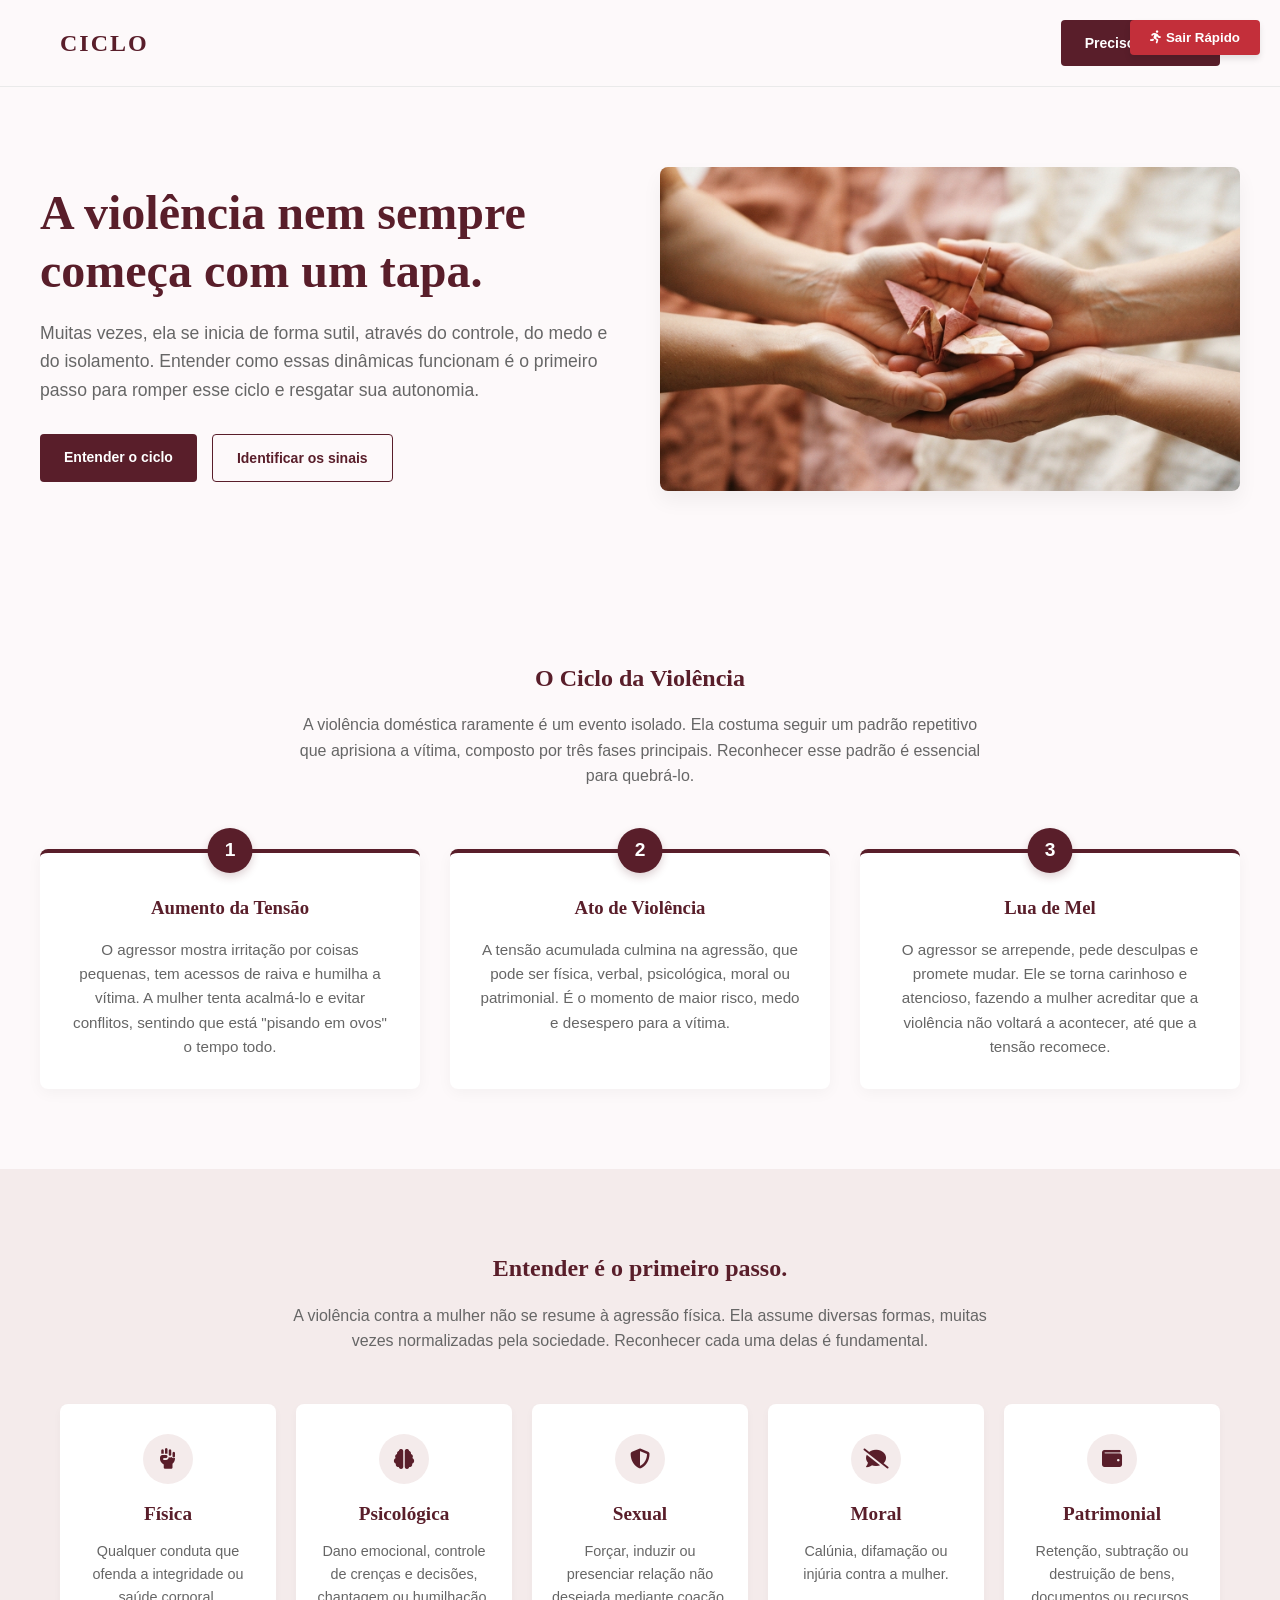
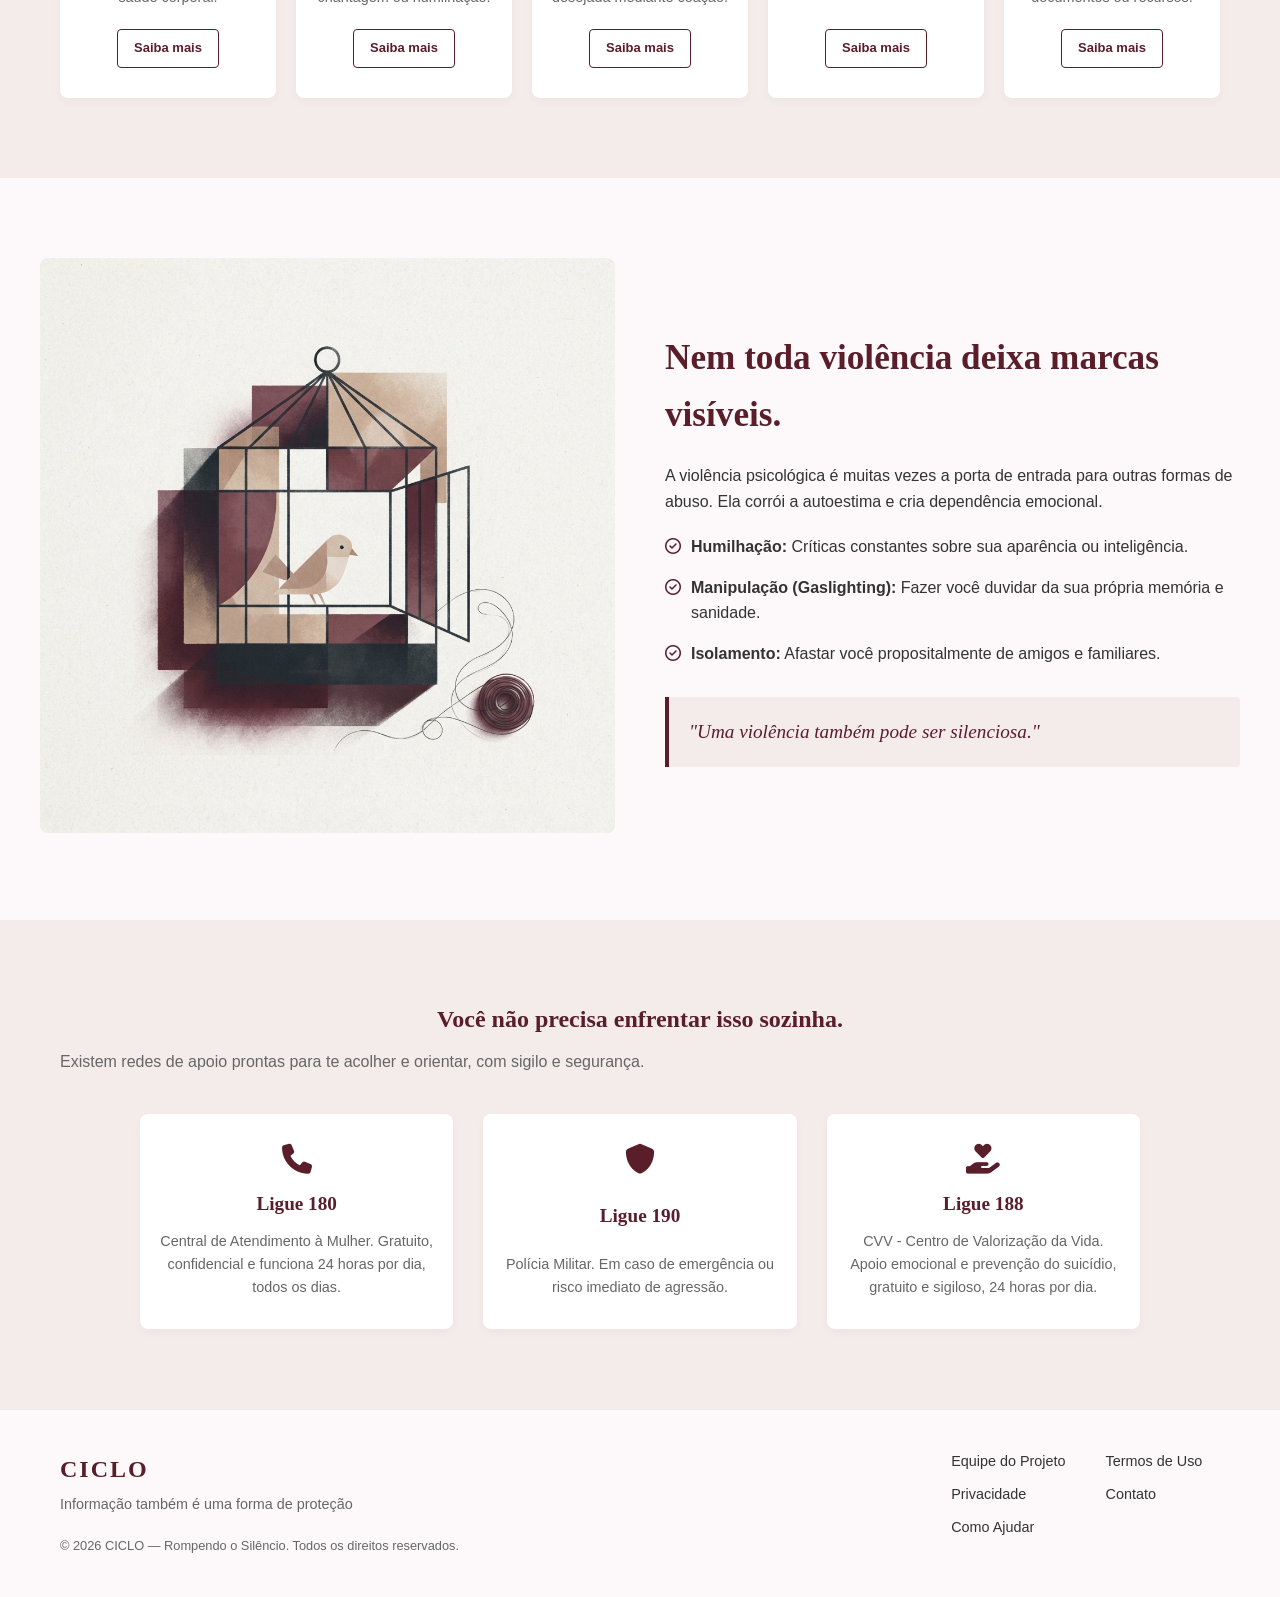
<file: index.html>
<!DOCTYPE html>
<html lang="pt-BR">
<head>
    <meta charset="UTF-8">
    <meta name="viewport" content="width=device-width, initial-scale=1.0">
    <title>CICLO - Rompendo o Silêncio</title>
    <link rel="stylesheet" href="styles.css">
    <link rel="stylesheet" href="https://cdnjs.cloudflare.com/ajax/libs/font-awesome/6.4.0/css/all.min.css">
</head>
<body>

    <button id="btn-sair-rapido" class="btn-danger" aria-label="Sair rapidamente do site">
        <i class="fa-solid fa-person-running"></i> Sair Rápido
    </button>

    <header>
        <div class="container header-content">
            <div class="logo">CICLO</div>
            <a href="#ajuda" class="btn-primary">Preciso de ajuda</a>
        </div>
    </header>

    <main>

        <section id="sobre" class="hero container section-padding">
            <div class="hero-text">
                <h1>A violência nem sempre começa com um tapa.</h1>
                <p>Muitas vezes, ela se inicia de forma sutil, através do controle, do medo e do isolamento. Entender como essas dinâmicas funcionam é o primeiro passo para romper esse ciclo e resgatar sua autonomia.</p>
                <div class="hero-buttons">
                    <a href="#ciclo-violencia" class="btn-primary">Entender o ciclo</a>
                    <a href="#sinais" class="btn-outline">Identificar os sinais</a>
                </div>
            </div>
            <div class="hero-image">
<img src="imagens/imagem1.png" alt="Mulher olhando para o horizonte, simbolizando esperança e liberdade">            </div>
        </section>
        <section id="ciclo-violencia" class="container section-padding">
            <div class="text-center">
                <h2>O Ciclo da Violência</h2>
                <p class="subtitle">A violência doméstica raramente é um evento isolado. Ela costuma seguir um padrão repetitivo que aprisiona a vítima, composto por três fases principais. Reconhecer esse padrão é essencial para quebrá-lo.</p>
                
                <div class="cycle-steps">
                    <div class="step-card">
                        <div class="step-number">1</div>
                        <h3>Aumento da Tensão</h3>
                        <p>O agressor mostra irritação por coisas pequenas, tem acessos de raiva e humilha a vítima. A mulher tenta acalmá-lo e evitar conflitos, sentindo que está "pisando em ovos" o tempo todo.</p>
                    </div>
                    
                    <div class="step-card">
                        <div class="step-number">2</div>
                        <h3>Ato de Violência</h3>
                        <p>A tensão acumulada culmina na agressão, que pode ser física, verbal, psicológica, moral ou patrimonial. É o momento de maior risco, medo e desespero para a vítima.</p>
                    </div>
                    
                    <div class="step-card">
                        <div class="step-number">3</div>
                        <h3>Lua de Mel</h3>
                        <p>O agressor se arrepende, pede desculpas e promete mudar. Ele se torna carinhoso e atencioso, fazendo a mulher acreditar que a violência não voltará a acontecer, até que a tensão recomece.</p>
                    </div>
                </div>
            </div>
        </section> 
        <section id="entender" class="types-section bg-light section-padding">
            <div class="container text-center">
                <h2>Entender é o primeiro passo.</h2>
                <p class="subtitle">A violência contra a mulher não se resume à agressão física. Ela assume diversas formas, muitas vezes normalizadas pela sociedade. Reconhecer cada uma delas é fundamental.</p>
                
                <div class="cards-grid">
                    <div class="card">
                        <div class="card-content">
                            <div class="icon"><i class="fa-solid fa-hand-fist"></i></div>
                            <h3>Física</h3>
                            <p>Qualquer conduta que ofenda a integridade ou saúde corporal.</p>
                        </div>
                        <a href="violencia-fisica.html" class="btn-outline btn-sm">Saiba mais</a>
                    </div>
                    
                    <div class="card">
                        <div class="card-content">
                            <div class="icon"><i class="fa-solid fa-brain"></i></div>
                            <h3>Psicológica</h3>
                            <p>Dano emocional, controle de crenças e decisões, chantagem ou humilhação.</p>
                        </div>
                        <a href="violencia-psicologica.html" class="btn-outline btn-sm">Saiba mais</a>
                    </div>

                    <div class="card">
                        <div class="card-content">
                            <div class="icon"><i class="fa-solid fa-shield-halved"></i></div>
                            <h3>Sexual</h3>
                            <p>Forçar, induzir ou presenciar relação não desejada mediante coação.</p>
                        </div>
                        <a href="violencia-sexual.html" class="btn-outline btn-sm">Saiba mais</a>
                    </div>

                    <div class="card">
                        <div class="card-content">
                            <div class="icon"><i class="fa-solid fa-comment-slash"></i></div>
                            <h3>Moral</h3>
                            <p>Calúnia, difamação ou injúria contra a mulher.</p>
                        </div>
                        <a href="violencia-moral.html" class="btn-outline btn-sm">Saiba mais</a>
                    </div>

                    <div class="card">
                        <div class="card-content">
                            <div class="icon"><i class="fa-solid fa-wallet"></i></div>
                            <h3>Patrimonial</h3>
                            <p>Retenção, subtração ou destruição de bens, documentos ou recursos.</p>
                        </div>
                        <a href="violencia-patrimonial.html" class="btn-outline btn-sm">Saiba mais</a>
                    </div>
                </div>
                </div>
            </div>
        </section>

        <section id="sinais" class="invisible-section container section-padding">
            <div class="invisible-image">
<img src="imagens/imagem2.png" alt="Mulher com expressão de preocupação, simbolizando os sinais invisíveis da violência psicológica">            </div>
            <div class="invisible-text">
                <h2>Nem toda violência deixa marcas visíveis.</h2>
                <p>A violência psicológica é muitas vezes a porta de entrada para outras formas de abuso. Ela corrói a autoestima e cria dependência emocional.</p>
                <ul class="checklist">
                    <li>
                        <i class="fa-regular fa-circle-check"></i> 
                        <span><strong>Humilhação:</strong> Críticas constantes sobre sua aparência ou inteligência.</span>
                    </li>
                    <li>
                        <i class="fa-regular fa-circle-check"></i> 
                        <span><strong>Manipulação (Gaslighting):</strong> Fazer você duvidar da sua própria memória e sanidade.</span>
                    </li>
                    <li>
                        <i class="fa-regular fa-circle-check"></i> 
                        <span><strong>Isolamento:</strong> Afastar você propositalmente de amigos e familiares.</span>
                    </li>
                </ul>
                <blockquote class="quote-box">
                    "Uma violência também pode ser silenciosa."
                </blockquote>
            </div>
        </section>

        <section id="ajuda" class="support-section bg-light section-padding">
            <div class="container text-center">
                <h2>Você não precisa enfrentar isso sozinha.</h2>
                <p class="subtitle" style="margin: 10px 0 40px 0; text-align: left; max-width: 100%;">Existem redes de apoio prontas para te acolher e orientar, com sigilo e segurança.</p>
                
                <div class="support-grid">
                    <div class="card support-card">
                        <i class="fa-solid fa-phone"></i>
                        <h3>Ligue 180</h3>
                        <p>Central de Atendimento à Mulher. Gratuito, confidencial e funciona 24 horas por dia, todos os dias.</p>
                    </div>
                    <div class="card support-card">
                        <i class="fa-solid fa-shield"></i>
                        <h3>Ligue 190</h3>
                        <p>Polícia Militar. Em caso de emergência ou risco imediato de agressão.</p>
                    </div>
                    <div class="card support-card">
                        <i class="fa-solid fa-hand-holding-heart"></i>
                        <h3>Ligue 188</h3>
                        <p>CVV - Centro de Valorização da Vida. Apoio emocional e prevenção do suicídio, gratuito e sigiloso, 24 horas por dia.</p>
                    </div>
                </div>
            </div>
        </section>
    </main>

    <footer>
        <div class="container footer-content">
            <div class="footer-logo-area">
                <div class="logo">CICLO</div>
                <p>Informação também é uma forma de proteção</p>
                <p class="copyright">&copy; 2026 CICLO — Rompendo o Silêncio. Todos os direitos reservados.</p>
            </div>
            <div class="footer-links">
                <a href="equipe.html">Equipe do Projeto</a> <a href="#">Termos de Uso</a>
                <a href="#">Privacidade</a>
                <a href="#">Contato</a>
                <a href="#">Como Ajudar</a>
</div>
        </div>
    </footer>

    <script src="script.js"></script>
</body>
</html>
</file>
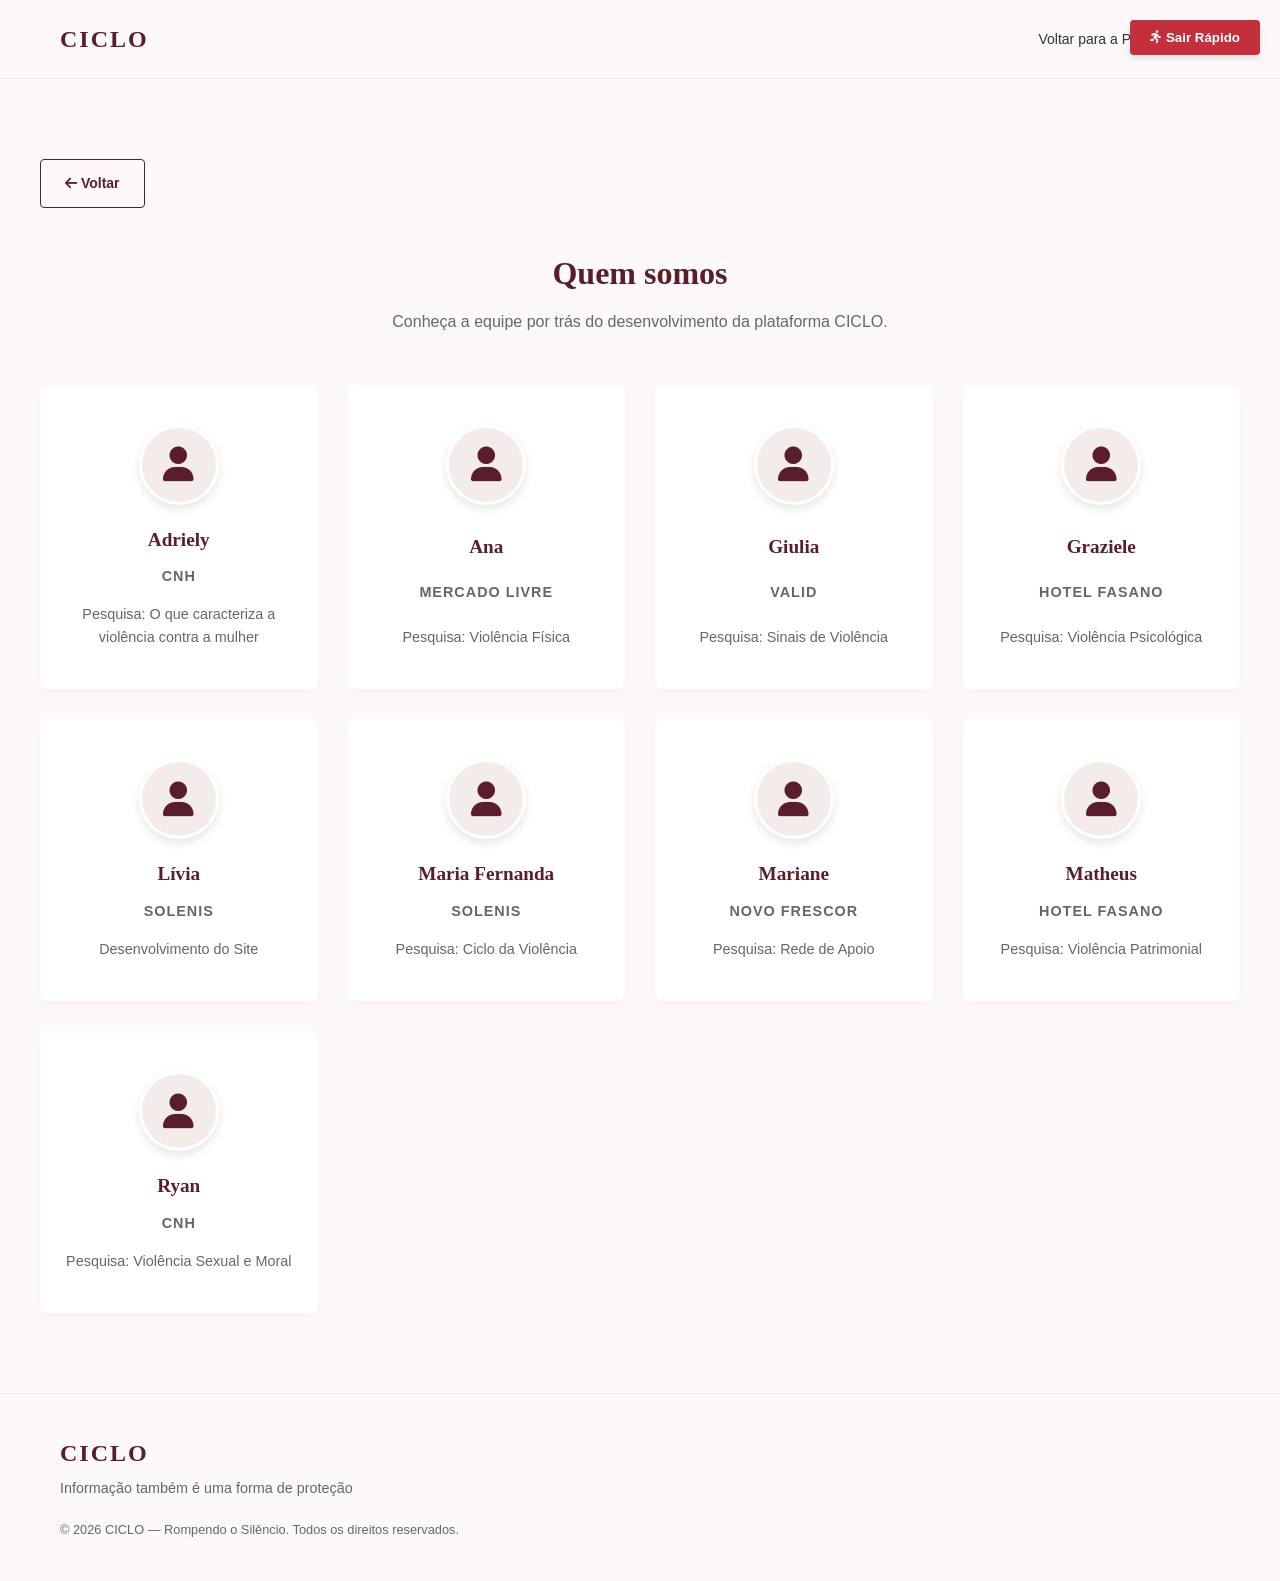
<file: equipe.html>
<!DOCTYPE html>
<html lang="pt-BR">
<head>
    <meta charset="UTF-8">
    <meta name="viewport" content="width=device-width, initial-scale=1.0">
    <title>Equipe - CICLO</title>
    <link rel="stylesheet" href="styles.css">
    <link rel="stylesheet" href="https://cdnjs.cloudflare.com/ajax/libs/font-awesome/6.4.0/css/all.min.css">
</head>
<body>

    <button id="btn-sair-rapido" class="btn-danger" aria-label="Sair rapidamente do site">
        <i class="fa-solid fa-person-running"></i> Sair Rápido
    </button>

    <header>
        <div class="container header-content">
            <div class="logo">CICLO</div>
            <nav>
                <a href="index.html">Voltar para a Página Inicial</a>
            </nav>
        </div>
    </header>

    <main class="container section-padding text-center">
        
        <div style="text-align: left; margin-bottom: 40px;">
            <a href="index.html" class="btn-outline"><i class="fa-solid fa-arrow-left"></i> Voltar</a>
        </div>

        <h1>Quem somos</h1>
        <p class="subtitle" style="margin: 10px auto 50px auto;">Conheça a equipe por trás do desenvolvimento da plataforma CICLO.</p>

        <div class="team-grid">
            
            <div class="card team-card">
                <div class="team-avatar">
                    <i class="fa-solid fa-user"></i>
                </div>
                <h3>Adriely</h3>
                <p class="team-role">CNH</p>
                <p>Pesquisa: O que caracteriza a violência contra a mulher</p>
            </div>

            <div class="card team-card">
                <div class="team-avatar">
                    <i class="fa-solid fa-user"></i>
                </div>
                <h3>Ana</h3>
                <p class="team-role">Mercado Livre</p>
                <p>Pesquisa: Violência Física</p>
            </div>

            <div class="card team-card">
                <div class="team-avatar">
                    <i class="fa-solid fa-user"></i>
                </div>
                <h3>Giulia</h3>
                <p class="team-role">Valid</p>
                <p> Pesquisa: Sinais de Violência</p>
            </div>

            <div class="card team-card">
                <div class="team-avatar">
                    <i class="fa-solid fa-user"></i>
                </div>
                <h3>Graziele</h3>
                <p class="team-role">Hotel Fasano</p>
                <p> Pesquisa: Violência Psicológica</p>
            </div>

            <div class="card team-card">
                <div class="team-avatar">
                    <i class="fa-solid fa-user"></i>
                </div>
                <h3>Lívia</h3>
                <p class="team-role">Solenis</p>
                <p> Desenvolvimento do Site </p>
            </div>

            <div class="card team-card">
                <div class="team-avatar">
                    <i class="fa-solid fa-user"></i>
                </div>
                <h3>Maria Fernanda</h3>
                <p class="team-role">Solenis</p>
                <p> Pesquisa: Ciclo da Violência </p>
            </div>

            <div class="card team-card">
                <div class="team-avatar">
                    <i class="fa-solid fa-user"></i>
                </div>
                <h3>Mariane</h3>
                <p class="team-role">Novo Frescor</p>
                <p> Pesquisa: Rede de Apoio</p>
            </div>

            <div class="card team-card">
                <div class="team-avatar">
                    <i class="fa-solid fa-user"></i>
                </div>
                <h3>Matheus</h3>
                <p class="team-role">Hotel Fasano</p>
                <p> Pesquisa: Violência Patrimonial</p>
            </div>

            <div class="card team-card">
                <div class="team-avatar">
                    <i class="fa-solid fa-user"></i>
                </div>
                <h3>Ryan</h3>
                <p class="team-role">CNH</p>
                <p> Pesquisa: Violência Sexual e Moral</p>
            </div>

        </div>
    </main>

    <footer>
        <div class="container footer-content">
            <div class="footer-logo-area">
                <div class="logo">CICLO</div>
                <p>Informação também é uma forma de proteção</p>
                <p class="copyright">&copy; 2026 CICLO — Rompendo o Silêncio. Todos os direitos reservados.</p>
            </div>
        </div>
    </footer>

    <script src="script.js"></script>
</body>
</html>
</file>
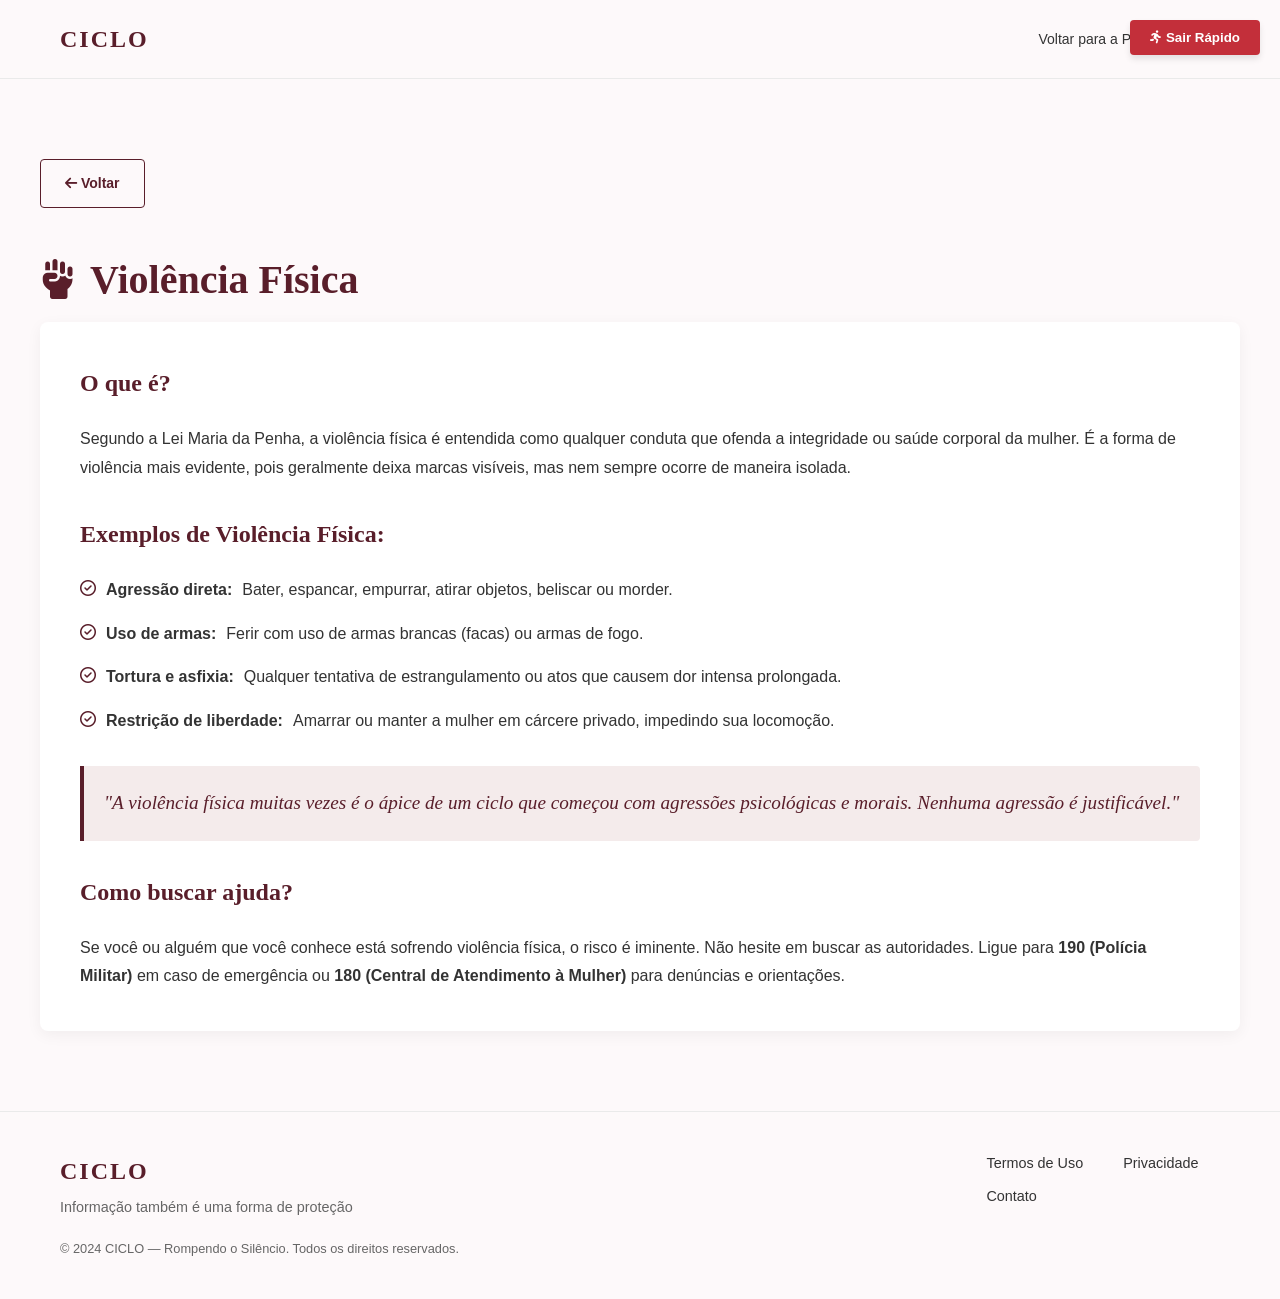
<file: violencia-fisica.html>
<!DOCTYPE html>
<html lang="pt-BR">
<head>
    <meta charset="UTF-8">
    <meta name="viewport" content="width=device-width, initial-scale=1.0">
    <title>Violência Física - CICLO</title>
    <link rel="stylesheet" href="styles.css">
    <link rel="stylesheet" href="https://cdnjs.cloudflare.com/ajax/libs/font-awesome/6.4.0/css/all.min.css">
</head>
<body>

    <button id="btn-sair-rapido" class="btn-danger" aria-label="Sair rapidamente do site">
        <i class="fa-solid fa-person-running"></i> Sair Rápido
    </button>

    <header>
        <div class="container header-content">
            <div class="logo">CICLO</div>
            <nav>
                <a href="index.html">Voltar para a Página Inicial</a>
            </nav>
        </div>
    </header>

    <main class="container section-padding">
        
        <a href="index.html" class="btn-outline" style="margin-bottom: 40px;"><i class="fa-solid fa-arrow-left"></i> Voltar</a>

        <div style="display: flex; align-items: center; gap: 15px; margin-bottom: 10px;">
            <div class="icon" style="font-size: 2.5rem; color: var(--primary-color);"><i class="fa-solid fa-hand-fist"></i></div>
            <h1 style="margin: 0; font-size: 2.5rem;">Violência Física</h1>
        </div>
        
        <div style="background: var(--white); padding: 40px; border-radius: 8px; box-shadow: 0 4px 15px rgba(0,0,0,0.05); line-height: 1.8;">
            
            <h2 style="margin-bottom: 20px; font-size: 1.5rem;">O que é?</h2>
            <p style="margin-bottom: 20px;">Segundo a Lei Maria da Penha, a violência física é entendida como qualquer conduta que ofenda a integridade ou saúde corporal da mulher. É a forma de violência mais evidente, pois geralmente deixa marcas visíveis, mas nem sempre ocorre de maneira isolada.</p>

            <h2 style="margin: 30px 0 20px 0; font-size: 1.5rem;">Exemplos de Violência Física:</h2>
            <ul class="checklist" style="margin-bottom: 30px;">
                <li><i class="fa-regular fa-circle-check"></i> <strong>Agressão direta:</strong> Bater, espancar, empurrar, atirar objetos, beliscar ou morder.</li>
                <li><i class="fa-regular fa-circle-check"></i> <strong>Uso de armas:</strong> Ferir com uso de armas brancas (facas) ou armas de fogo.</li>
                <li><i class="fa-regular fa-circle-check"></i> <strong>Tortura e asfixia:</strong> Qualquer tentativa de estrangulamento ou atos que causem dor intensa prolongada.</li>
                <li><i class="fa-regular fa-circle-check"></i> <strong>Restrição de liberdade:</strong> Amarrar ou manter a mulher em cárcere privado, impedindo sua locomoção.</li>
            </ul>

            <blockquote class="quote-box" style="margin-bottom: 30px;">
                "A violência física muitas vezes é o ápice de um ciclo que começou com agressões psicológicas e morais. Nenhuma agressão é justificável."
            </blockquote>

            <h2 style="margin: 30px 0 20px 0; font-size: 1.5rem;">Como buscar ajuda?</h2>
            <p>Se você ou alguém que você conhece está sofrendo violência física, o risco é iminente. Não hesite em buscar as autoridades. Ligue para <strong>190 (Polícia Militar)</strong> em caso de emergência ou <strong>180 (Central de Atendimento à Mulher)</strong> para denúncias e orientações.</p>
        </div>

    </main>

    <footer>
        <div class="container footer-content">
            <div class="footer-logo-area">
                <div class="logo">CICLO</div>
                <p>Informação também é uma forma de proteção</p>
                <p class="copyright">&copy; 2024 CICLO — Rompendo o Silêncio. Todos os direitos reservados.</p>
            </div>
            <div class="footer-links">
                <a href="#">Termos de Uso</a>
                <a href="#">Privacidade</a>
                <a href="#">Contato</a>
            </div>
        </div>
    </footer>

    <script src="script.js"></script>
</body>
</html>
</file>
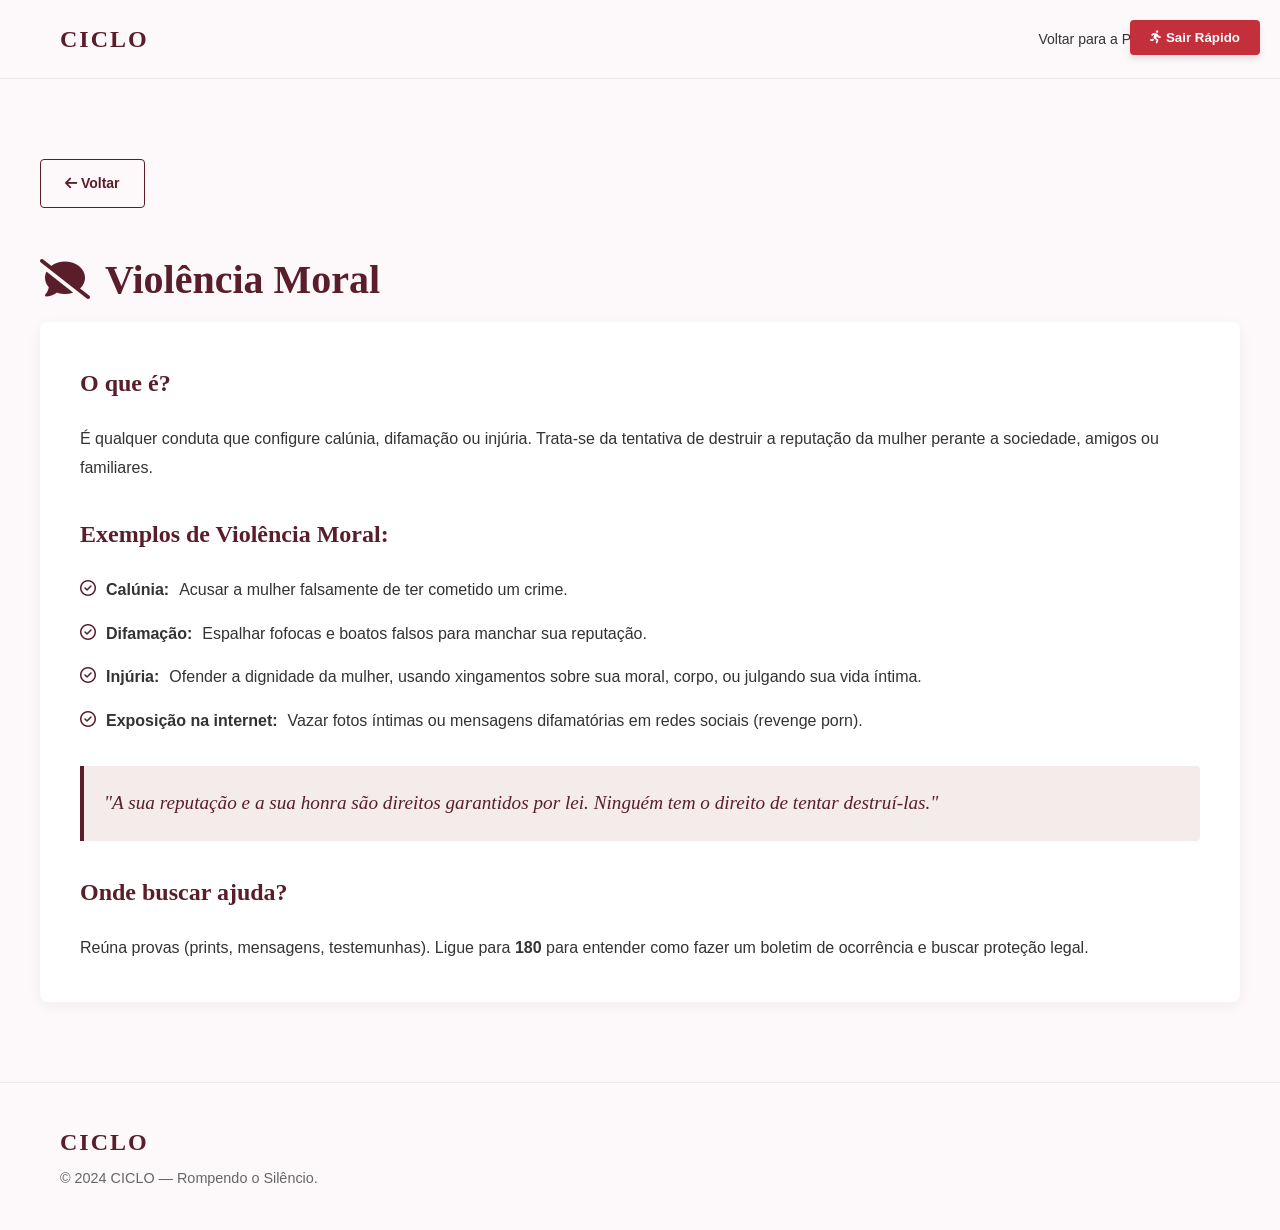
<file: violencia-moral.html>
<!DOCTYPE html>
<html lang="pt-BR">
<head>
    <meta charset="UTF-8">
    <meta name="viewport" content="width=device-width, initial-scale=1.0">
    <title>Violência Moral - CICLO</title>
    <link rel="stylesheet" href="styles.css">
    <link rel="stylesheet" href="https://cdnjs.cloudflare.com/ajax/libs/font-awesome/6.4.0/css/all.min.css">
</head>
<body>

    <button id="btn-sair-rapido" class="btn-danger" aria-label="Sair rapidamente do site">
        <i class="fa-solid fa-person-running"></i> Sair Rápido
    </button>

    <header>
        <div class="container header-content">
            <div class="logo">CICLO</div>
            <nav><a href="index.html">Voltar para a Página Inicial</a></nav>
        </div>
    </header>

    <main class="container section-padding">
        
        <a href="index.html" class="btn-outline" style="margin-bottom: 40px;"><i class="fa-solid fa-arrow-left"></i> Voltar</a>

        <div style="display: flex; align-items: center; gap: 15px; margin-bottom: 10px;">
            <div class="icon" style="font-size: 2.5rem; color: var(--primary-color);"><i class="fa-solid fa-comment-slash"></i></div>
            <h1 style="margin: 0; font-size: 2.5rem;">Violência Moral</h1>
        </div>
        

        <div style="background: var(--white); padding: 40px; border-radius: 8px; box-shadow: 0 4px 15px rgba(0,0,0,0.05); line-height: 1.8;">
            
            <h2 style="margin-bottom: 20px; font-size: 1.5rem;">O que é?</h2>
            <p style="margin-bottom: 20px;">É qualquer conduta que configure calúnia, difamação ou injúria. Trata-se da tentativa de destruir a reputação da mulher perante a sociedade, amigos ou familiares.</p>

            <h2 style="margin: 30px 0 20px 0; font-size: 1.5rem;">Exemplos de Violência Moral:</h2>
            <ul class="checklist" style="margin-bottom: 30px;">
                <li><i class="fa-regular fa-circle-check"></i> <strong>Calúnia:</strong> Acusar a mulher falsamente de ter cometido um crime.</li>
                <li><i class="fa-regular fa-circle-check"></i> <strong>Difamação:</strong> Espalhar fofocas e boatos falsos para manchar sua reputação.</li>
                <li><i class="fa-regular fa-circle-check"></i> <strong>Injúria:</strong> Ofender a dignidade da mulher, usando xingamentos sobre sua moral, corpo, ou julgando sua vida íntima.</li>
                <li><i class="fa-regular fa-circle-check"></i> <strong>Exposição na internet:</strong> Vazar fotos íntimas ou mensagens difamatórias em redes sociais (revenge porn).</li>
            </ul>

            <blockquote class="quote-box" style="margin-bottom: 30px;">
                "A sua reputação e a sua honra são direitos garantidos por lei. Ninguém tem o direito de tentar destruí-las."
            </blockquote>

            <h2 style="margin: 30px 0 20px 0; font-size: 1.5rem;">Onde buscar ajuda?</h2>
            <p>Reúna provas (prints, mensagens, testemunhas). Ligue para <strong>180</strong> para entender como fazer um boletim de ocorrência e buscar proteção legal.</p>
        </div>
    </main>

    <footer>
        <div class="container footer-content">
            <div class="footer-logo-area">
                <div class="logo">CICLO</div>
                <p>&copy; 2024 CICLO — Rompendo o Silêncio.</p>
            </div>
        </div>
    </footer>

    <script src="script.js"></script>
</body>
</html>
</file>
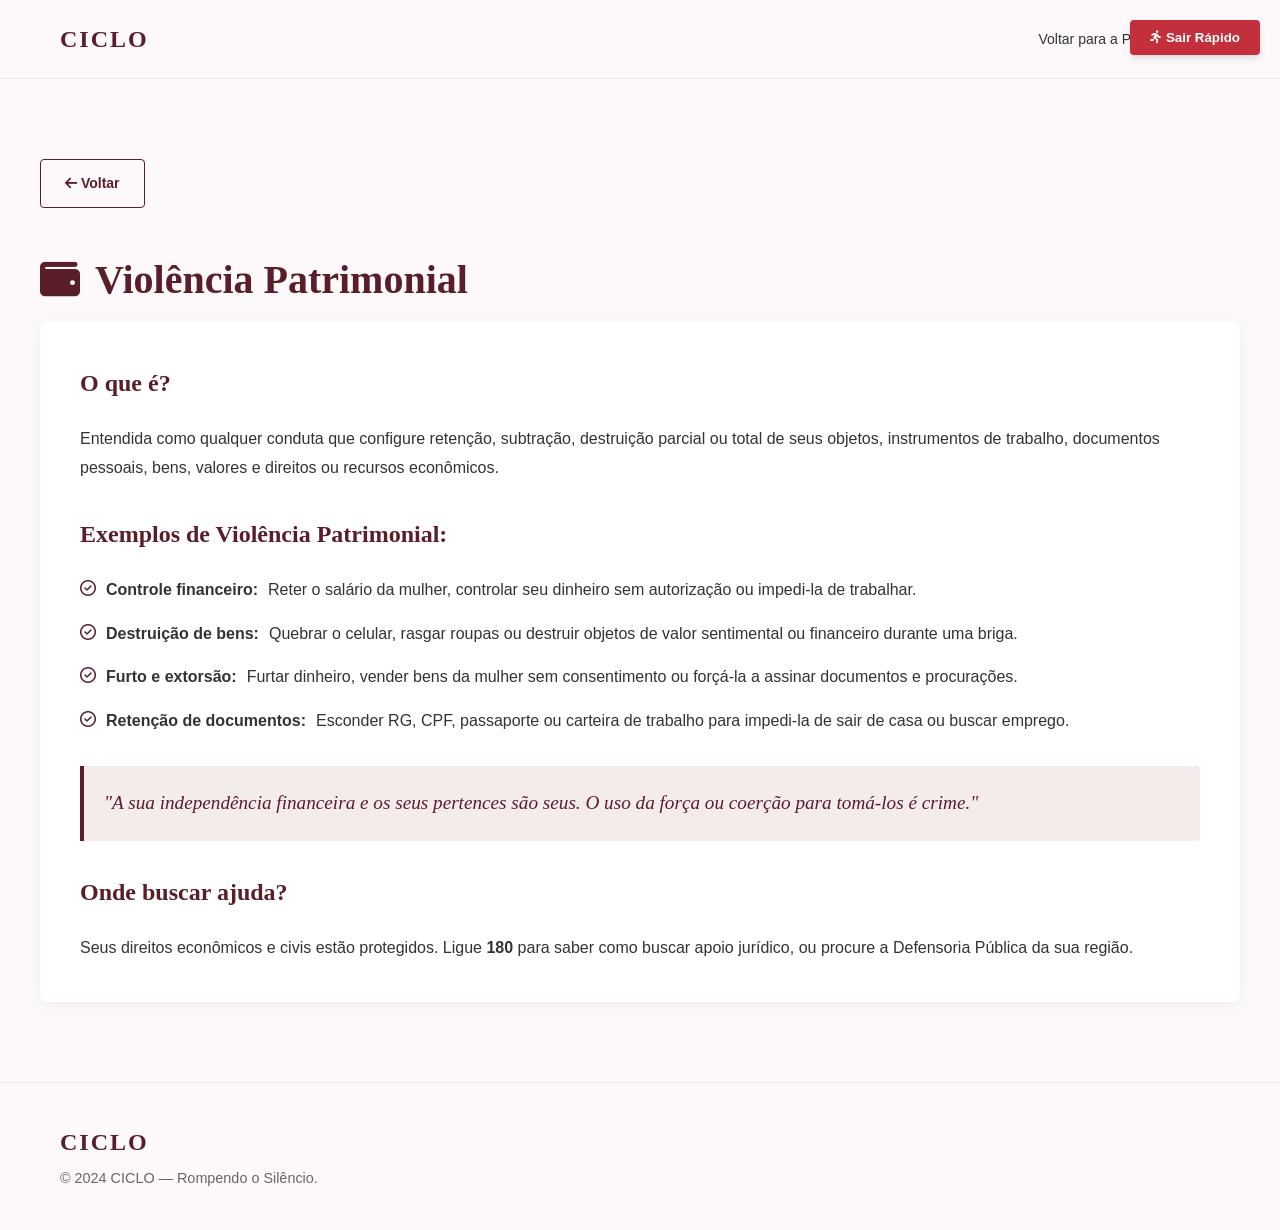
<file: violencia-patrimonial.html>
<!DOCTYPE html>
<html lang="pt-BR">
<head>
    <meta charset="UTF-8">
    <meta name="viewport" content="width=device-width, initial-scale=1.0">
    <title>Violência Patrimonial - CICLO</title>
    <link rel="stylesheet" href="styles.css">
    <link rel="stylesheet" href="https://cdnjs.cloudflare.com/ajax/libs/font-awesome/6.4.0/css/all.min.css">
</head>
<body>

    <button id="btn-sair-rapido" class="btn-danger" aria-label="Sair rapidamente do site">
        <i class="fa-solid fa-person-running"></i> Sair Rápido
    </button>

    <header>
        <div class="container header-content">
            <div class="logo">CICLO</div>
            <nav><a href="index.html">Voltar para a Página Inicial</a></nav>
        </div>
    </header>

    <main class="container section-padding">
        
        <a href="index.html" class="btn-outline" style="margin-bottom: 40px;"><i class="fa-solid fa-arrow-left"></i> Voltar</a>

        <div style="display: flex; align-items: center; gap: 15px; margin-bottom: 10px;">
            <div class="icon" style="font-size: 2.5rem; color: var(--primary-color);"><i class="fa-solid fa-wallet"></i></div>
            <h1 style="margin: 0; font-size: 2.5rem;">Violência Patrimonial</h1>
        </div>
        

        <div style="background: var(--white); padding: 40px; border-radius: 8px; box-shadow: 0 4px 15px rgba(0,0,0,0.05); line-height: 1.8;">
            
            <h2 style="margin-bottom: 20px; font-size: 1.5rem;">O que é?</h2>
            <p style="margin-bottom: 20px;">Entendida como qualquer conduta que configure retenção, subtração, destruição parcial ou total de seus objetos, instrumentos de trabalho, documentos pessoais, bens, valores e direitos ou recursos econômicos.</p>

            <h2 style="margin: 30px 0 20px 0; font-size: 1.5rem;">Exemplos de Violência Patrimonial:</h2>
            <ul class="checklist" style="margin-bottom: 30px;">
                <li><i class="fa-regular fa-circle-check"></i> <strong>Controle financeiro:</strong> Reter o salário da mulher, controlar seu dinheiro sem autorização ou impedi-la de trabalhar.</li>
                <li><i class="fa-regular fa-circle-check"></i> <strong>Destruição de bens:</strong> Quebrar o celular, rasgar roupas ou destruir objetos de valor sentimental ou financeiro durante uma briga.</li>
                <li><i class="fa-regular fa-circle-check"></i> <strong>Furto e extorsão:</strong> Furtar dinheiro, vender bens da mulher sem consentimento ou forçá-la a assinar documentos e procurações.</li>
                <li><i class="fa-regular fa-circle-check"></i> <strong>Retenção de documentos:</strong> Esconder RG, CPF, passaporte ou carteira de trabalho para impedi-la de sair de casa ou buscar emprego.</li>
            </ul>

            <blockquote class="quote-box" style="margin-bottom: 30px;">
                "A sua independência financeira e os seus pertences são seus. O uso da força ou coerção para tomá-los é crime."
            </blockquote>

            <h2 style="margin: 30px 0 20px 0; font-size: 1.5rem;">Onde buscar ajuda?</h2>
            <p>Seus direitos econômicos e civis estão protegidos. Ligue <strong>180</strong> para saber como buscar apoio jurídico, ou procure a Defensoria Pública da sua região.</p>
        </div>
    </main>

    <footer>
        <div class="container footer-content">
            <div class="footer-logo-area">
                <div class="logo">CICLO</div>
                <p>&copy; 2024 CICLO — Rompendo o Silêncio.</p>
            </div>
        </div>
    </footer>

    <script src="script.js"></script>
</body>
</html>
</file>
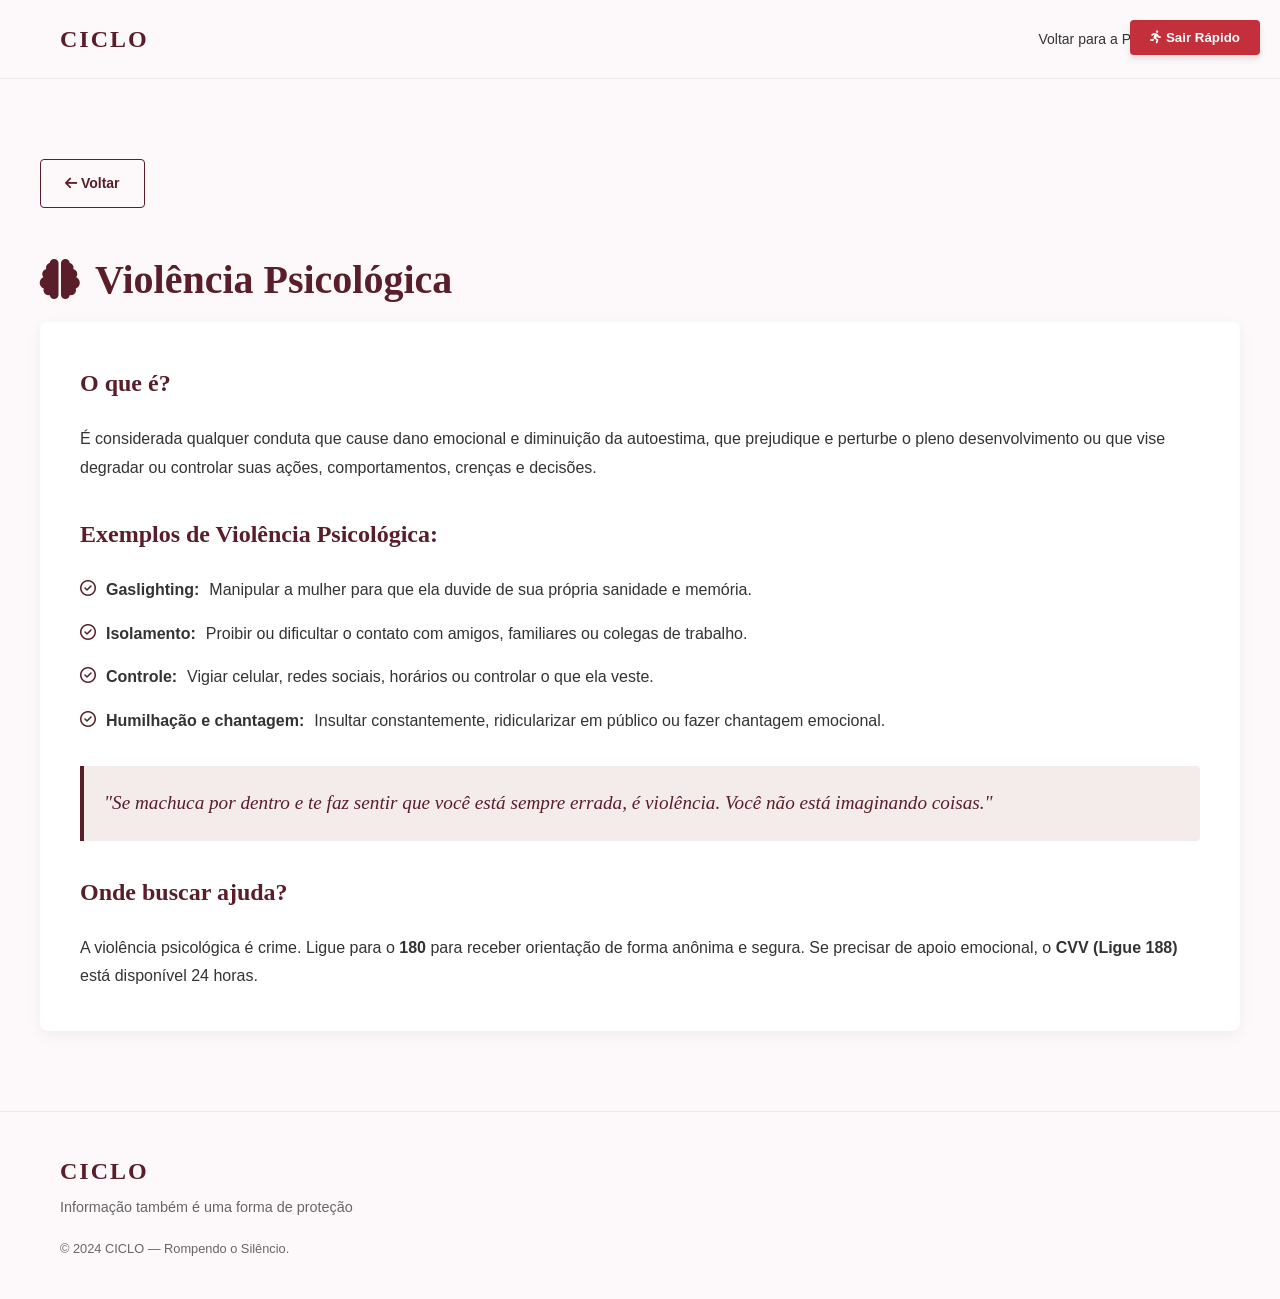
<file: violencia-psicologica.html>
<!DOCTYPE html>
<html lang="pt-BR">
<head>
    <meta charset="UTF-8">
    <meta name="viewport" content="width=device-width, initial-scale=1.0">
    <title>Violência Psicológica - CICLO</title>
    <link rel="stylesheet" href="styles.css">
    <link rel="stylesheet" href="https://cdnjs.cloudflare.com/ajax/libs/font-awesome/6.4.0/css/all.min.css">
</head>
<body>

    <button id="btn-sair-rapido" class="btn-danger" aria-label="Sair rapidamente do site">
        <i class="fa-solid fa-person-running"></i> Sair Rápido
    </button>

    <header>
        <div class="container header-content">
            <div class="logo">CICLO</div>
            <nav>
                <a href="index.html">Voltar para a Página Inicial</a>
            </nav>
        </div>
    </header>

    <main class="container section-padding">
        
        <a href="index.html" class="btn-outline" style="margin-bottom: 40px;"><i class="fa-solid fa-arrow-left"></i> Voltar</a>

        <div style="display: flex; align-items: center; gap: 15px; margin-bottom: 10px;">
            <div class="icon" style="font-size: 2.5rem; color: var(--primary-color);"><i class="fa-solid fa-brain"></i></div>
            <h1 style="margin: 0; font-size: 2.5rem;">Violência Psicológica</h1>
        </div>
    
        <div style="background: var(--white); padding: 40px; border-radius: 8px; box-shadow: 0 4px 15px rgba(0,0,0,0.05); line-height: 1.8;">
            
            <h2 style="margin-bottom: 20px; font-size: 1.5rem;">O que é?</h2>
            <p style="margin-bottom: 20px;">É considerada qualquer conduta que cause dano emocional e diminuição da autoestima, que prejudique e perturbe o pleno desenvolvimento ou que vise degradar ou controlar suas ações, comportamentos, crenças e decisões.</p>

            <h2 style="margin: 30px 0 20px 0; font-size: 1.5rem;">Exemplos de Violência Psicológica:</h2>
            <ul class="checklist" style="margin-bottom: 30px;">
                <li><i class="fa-regular fa-circle-check"></i> <strong>Gaslighting:</strong> Manipular a mulher para que ela duvide de sua própria sanidade e memória.</li>
                <li><i class="fa-regular fa-circle-check"></i> <strong>Isolamento:</strong> Proibir ou dificultar o contato com amigos, familiares ou colegas de trabalho.</li>
                <li><i class="fa-regular fa-circle-check"></i> <strong>Controle:</strong> Vigiar celular, redes sociais, horários ou controlar o que ela veste.</li>
                <li><i class="fa-regular fa-circle-check"></i> <strong>Humilhação e chantagem:</strong> Insultar constantemente, ridicularizar em público ou fazer chantagem emocional.</li>
            </ul>

            <blockquote class="quote-box" style="margin-bottom: 30px;">
                "Se machuca por dentro e te faz sentir que você está sempre errada, é violência. Você não está imaginando coisas."
            </blockquote>

            <h2 style="margin: 30px 0 20px 0; font-size: 1.5rem;">Onde buscar ajuda?</h2>
            <p>A violência psicológica é crime. Ligue para o <strong>180</strong> para receber orientação de forma anônima e segura. Se precisar de apoio emocional, o <strong>CVV (Ligue 188)</strong> está disponível 24 horas.</p>
        </div>
    </main>

    <footer>
        <div class="container footer-content">
            <div class="footer-logo-area">
                <div class="logo">CICLO</div>
                <p>Informação também é uma forma de proteção</p>
                <p class="copyright">&copy; 2024 CICLO — Rompendo o Silêncio.</p>
            </div>
        </div>
    </footer>

    <script src="script.js"></script>
</body>
</html>
</file>
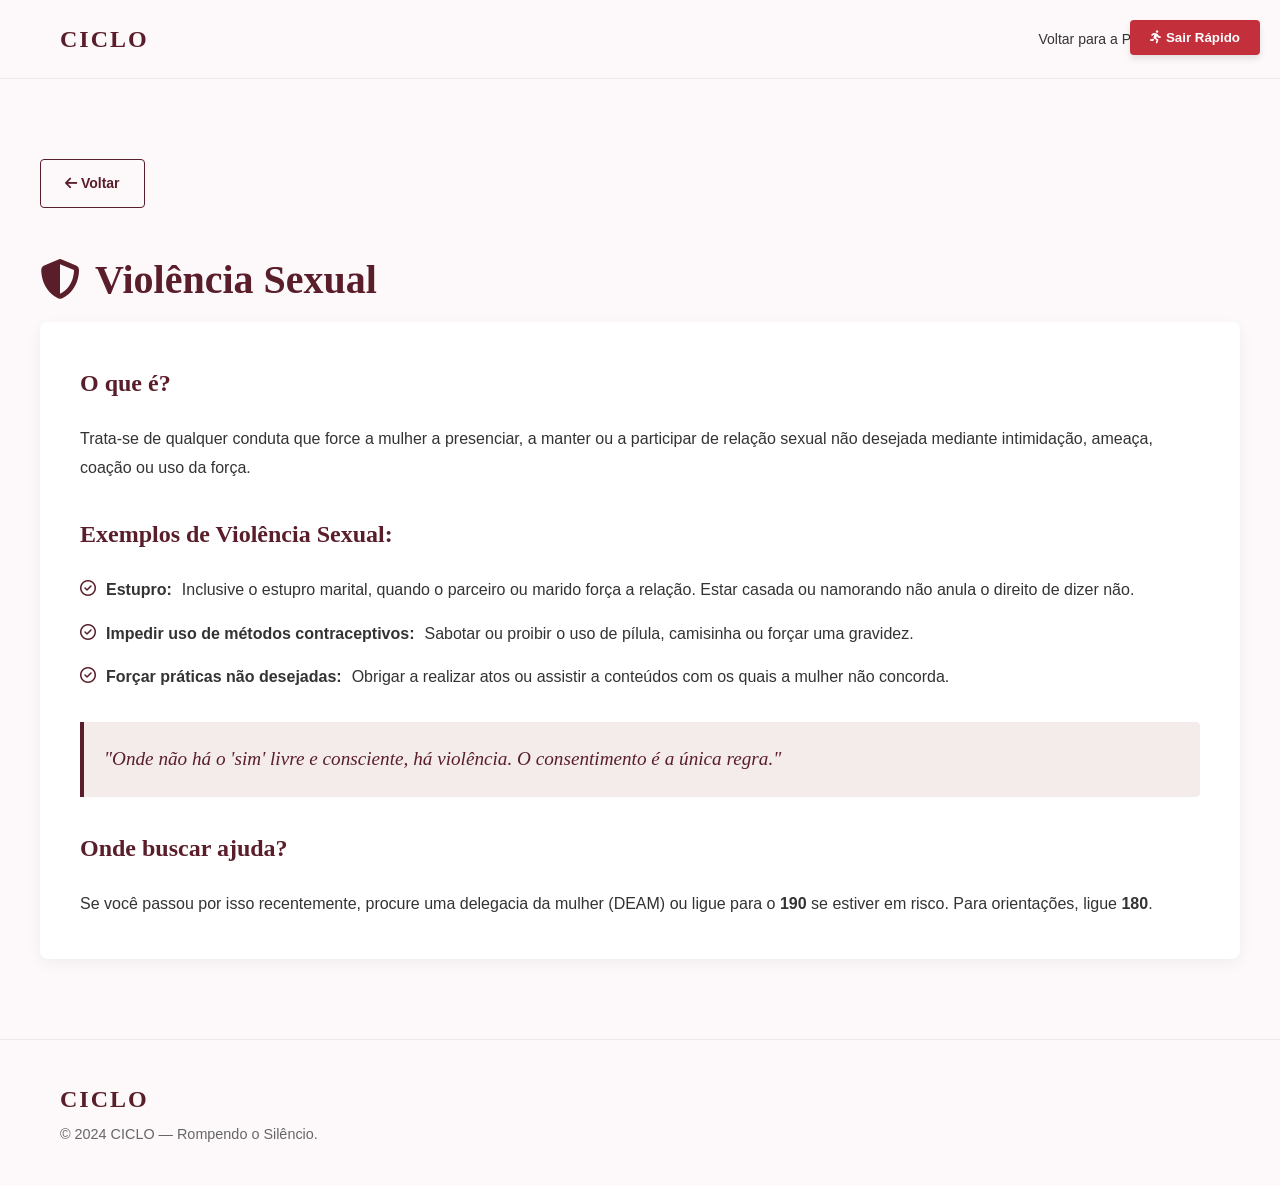
<file: violencia-sexual.html>
<!DOCTYPE html>
<html lang="pt-BR">
<head>
    <meta charset="UTF-8">
    <meta name="viewport" content="width=device-width, initial-scale=1.0">
    <title>Violência Sexual - CICLO</title>
    <link rel="stylesheet" href="styles.css">
    <link rel="stylesheet" href="https://cdnjs.cloudflare.com/ajax/libs/font-awesome/6.4.0/css/all.min.css">
</head>
<body>

    <button id="btn-sair-rapido" class="btn-danger" aria-label="Sair rapidamente do site">
        <i class="fa-solid fa-person-running"></i> Sair Rápido
    </button>

    <header>
        <div class="container header-content">
            <div class="logo">CICLO</div>
            <nav><a href="index.html">Voltar para a Página Inicial</a></nav>
        </div>
    </header>

    <main class="container section-padding">
        
        <a href="index.html" class="btn-outline" style="margin-bottom: 40px;"><i class="fa-solid fa-arrow-left"></i> Voltar</a>

        <div style="display: flex; align-items: center; gap: 15px; margin-bottom: 10px;">
            <div class="icon" style="font-size: 2.5rem; color: var(--primary-color);"><i class="fa-solid fa-shield-halved"></i></div>
            <h1 style="margin: 0; font-size: 2.5rem;">Violência Sexual</h1>
        </div>
        
        <div style="background: var(--white); padding: 40px; border-radius: 8px; box-shadow: 0 4px 15px rgba(0,0,0,0.05); line-height: 1.8;">
            
            <h2 style="margin-bottom: 20px; font-size: 1.5rem;">O que é?</h2>
            <p style="margin-bottom: 20px;">Trata-se de qualquer conduta que force a mulher a presenciar, a manter ou a participar de relação sexual não desejada mediante intimidação, ameaça, coação ou uso da força.</p>

            <h2 style="margin: 30px 0 20px 0; font-size: 1.5rem;">Exemplos de Violência Sexual:</h2>
            <ul class="checklist" style="margin-bottom: 30px;">
                <li><i class="fa-regular fa-circle-check"></i> <strong>Estupro:</strong> Inclusive o estupro marital, quando o parceiro ou marido força a relação. Estar casada ou namorando não anula o direito de dizer não.</li>
                <li><i class="fa-regular fa-circle-check"></i> <strong>Impedir uso de métodos contraceptivos:</strong> Sabotar ou proibir o uso de pílula, camisinha ou forçar uma gravidez.</li>
                <li><i class="fa-regular fa-circle-check"></i> <strong>Forçar práticas não desejadas:</strong> Obrigar a realizar atos ou assistir a conteúdos com os quais a mulher não concorda.</li>
            </ul>

            <blockquote class="quote-box" style="margin-bottom: 30px;">
                "Onde não há o 'sim' livre e consciente, há violência. O consentimento é a única regra."
            </blockquote>

            <h2 style="margin: 30px 0 20px 0; font-size: 1.5rem;">Onde buscar ajuda?</h2>
            <p>Se você passou por isso recentemente, procure uma delegacia da mulher (DEAM) ou ligue para o <strong>190</strong> se estiver em risco. Para orientações, ligue <strong>180</strong>.</p>
        </div>
    </main>

    <footer>
        <div class="container footer-content">
            <div class="footer-logo-area">
                <div class="logo">CICLO</div>
                <p>&copy; 2024 CICLO — Rompendo o Silêncio.</p>
            </div>
        </div>
    </footer>

    <script src="script.js"></script>
</body>
</html>
</file>
<file: styles.css>
/* Variáveis de Cores e Tipografia */
:root {
    --bg-color: #FDF9FA;
    --bg-light: #F4EBEB;
    --primary-color: #591E2A; /* Bordô escuro */
    --primary-hover: #451620;
    --danger-color: #C32F3A;
    --text-color: #333333;
    --text-light: #666666;
    --white: #FFFFFF;
    --font-family: 'Georgia', serif; /* Fontes com serifa transmitem a seriedade do layout */
    --font-sans: 'Arial', sans-serif;
}

* {
    margin: 0;
    padding: 0;
    box-sizing: border-box;
}

body {
    background-color: var(--bg-color);
    color: var(--text-color);
    font-family: var(--font-sans);
    line-height: 1.6;
}

h1, h2, h3, .logo, .quote-box {
    font-family: var(--font-family);
    color: var(--primary-color);
}

.container {
    max-width: 1200px;
    margin: 0 auto;
    padding: 0 20px;
}

.section-padding {
    padding: 80px 0;
}

.bg-light {
    background-color: var(--bg-light);
}

/* Header */
header {
    background-color: var(--bg-color);
    padding: 20px 0;
    border-bottom: 1px solid #EAEAEA;
}

.header-content {
    display: flex;
    justify-content: space-between;
    align-items: center;
}

.logo {
    font-size: 24px;
    font-weight: bold;
    letter-spacing: 2px;
}

nav a {
    text-decoration: none;
    color: var(--text-color);
    margin: 0 15px;
    font-size: 14px;
    transition: color 0.3s;
}

nav a:hover {
    color: var(--primary-color);
}

/* Botões */
.btn-primary, .btn-outline {
    display: inline-block;
    padding: 12px 24px;
    text-decoration: none;
    border-radius: 4px;
    font-weight: bold;
    font-size: 14px;
    transition: 0.3s;
    cursor: pointer;
    border: none;
}

.btn-primary {
    background-color: var(--primary-color);
    color: var(--white);
}

.btn-primary:hover {
    background-color: var(--primary-hover);
}

.btn-outline {
    background-color: transparent;
    color: var(--primary-color);
    border: 1px solid var(--primary-color);
}

.btn-outline:hover {
    background-color: var(--primary-color);
    color: var(--white);
}

#btn-sair-rapido {
    position: fixed;
    top: 20px;
    right: 20px;
    background-color: var(--danger-color);
    color: var(--white);
    padding: 10px 20px;
    border: none;
    border-radius: 4px;
    font-weight: bold;
    cursor: pointer;
    z-index: 1000;
    box-shadow: 0 4px 6px rgba(0,0,0,0.1);
}

/* Hero Section */
.hero {
    display: flex;
    align-items: center;
    gap: 40px;
}

.hero-text {
    flex: 1;
}

.hero-text h1 {
    font-size: 3rem;
    margin-bottom: 20px;
    line-height: 1.2;
}

.hero-text p {
    margin-bottom: 30px;
    color: var(--text-light);
    font-size: 1.1rem;
}

.hero-buttons {
    display: flex;
    gap: 15px;
}

.hero-image {
    flex: 1;
}

.hero-image img {
    width: 100%;
    border-radius: 8px;
    box-shadow: 0 10px 20px rgba(0,0,0,0.05);
}

/* Ciclo da Violência */
.cycle-steps {
    display: grid;
    grid-template-columns: repeat(auto-fit, minmax(280px, 1fr));
    gap: 30px;
    margin-top: 60px;
}

.step-card {
    background: var(--white);
    padding: 40px 30px 30px;
    border-radius: 8px;
    box-shadow: 0 4px 15px rgba(0,0,0,0.04);
    text-align: center;
    position: relative;
    border-top: 4px solid var(--primary-color);
}

.step-number {
    width: 45px;
    height: 45px;
    background-color: var(--primary-color);
    color: var(--white);
    border-radius: 50%;
    display: flex;
    align-items: center;
    justify-content: center;
    font-size: 1.2rem;
    font-weight: bold;
    position: absolute;
    top: -25px;
    left: 50%;
    transform: translateX(-50%);
    box-shadow: 0 4px 8px rgba(89, 30, 42, 0.2);
}

.step-card h3 {
    margin-bottom: 15px;
    color: var(--primary-color);
}

.step-card p {
    font-size: 0.95rem;
    color: var(--text-light);
}

/* Tipos de Violência (Cards) */
.text-center {
    text-align: center;
}

.subtitle {
    max-width: 700px;
    margin: 15px auto 50px auto;
    color: var(--text-light);
}

.cards-grid {
    display: grid;
    grid-template-columns: repeat(auto-fit, minmax(200px, 1fr));
    gap: 20px;
}

.card {
    background: var(--white);
    padding: 30px 20px;
    border-radius: 8px;
    box-shadow: 0 4px 10px rgba(0,0,0,0.03);
    text-align: center;
    display: flex;
    flex-direction: column;
    justify-content: space-between; /* Empurra o botão para o fundo */
    height: 100%; /* Garante que todos os cards tenham a mesma altura */
}

.card-content {
    margin-bottom: 20px;
}

.card .icon {
    width: 50px;
    height: 50px;
    background-color: var(--bg-light);
    color: var(--primary-color);
    border-radius: 50%;
    display: flex;
    align-items: center;
    justify-content: center;
    margin: 0 auto 15px auto;
    font-size: 20px;
}

.card h3 {
    margin-bottom: 10px;
    font-size: 1.2rem;
}

.card p {
    font-size: 0.9rem;
    color: var(--text-light);
}

.btn-sm {
    padding: 8px 16px;
    font-size: 13px;
    align-self: center; /* Centraliza o botão */
    margin-top: auto;
}

/* Violência Invisível */
.invisible-section {
    display: flex;
    align-items: center;
    gap: 50px;
}

.invisible-image, .invisible-text {
    flex: 1;
}

.invisible-image img {
    width: 100%;
    border-radius: 8px;
}

.invisible-text h2 {
    font-size: 2.2rem;
    margin-bottom: 20px;
}

.checklist {
    list-style: none;
    margin: 20px 0;
}

.checklist li {
    margin-bottom: 15px;
    font-size: 1rem;
    display: flex;
    align-items: flex-start;
    gap: 10px;
}

.checklist i {
    color: var(--primary-color);
    margin-top: 4px;
}

.quote-box {
    background-color: var(--bg-light);
    padding: 20px;
    border-left: 4px solid var(--primary-color);
    font-size: 1.2rem;
    font-style: italic;
    margin-top: 30px;
    border-radius: 0 4px 4px 0;
}

/* Apoio */
/* Apoio */
.support-grid {
    display: grid;
    grid-template-columns: repeat(auto-fit, minmax(300px, 1fr));
    gap: 30px;
    max-width: 1000px; /* Aumentado para acomodar os 3 cards */
    margin: 0 auto;
}

.support-card i {
    font-size: 30px;
    color: var(--primary-color);
    margin-bottom: 15px;
}

/* Footer */
footer {
    background-color: var(--bg-color);
    padding: 40px 0;
    border-top: 1px solid #EAEAEA;
}

.footer-content {
    display: flex;
    justify-content: space-between;
    align-items: flex-start;
    flex-wrap: wrap;
}

.footer-logo-area p {
    font-size: 0.9rem;
    color: var(--text-light);
    margin-top: 5px;
}

.footer-logo-area .copyright {
    font-size: 0.8rem;
    margin-top: 20px;
}

.footer-links {
    display: grid;
    grid-template-columns: 1fr 1fr;
    gap: 10px 40px;
}

.footer-links a {
    text-decoration: none;
    color: var(--text-color);
    font-size: 0.9rem;
}

.footer-links a:hover {
    text-decoration: underline;
}

/* =========================================
   Responsividade Completa (Celulares e Tablets)
   ========================================= */
@media (max-width: 768px) {
    
    /* 1. Espaçamentos Gerais */
    .section-padding {
        padding: 50px 0; /* Diminui o espaço em branco gigante nas laterais/topo do celular */
    }

    /* 2. Cabeçalho e Menu */
    header .header-content {
        justify-content: center; /* Centraliza a logo */
    }
    nav {
        display: none; /* Esconde o menu para não quebrar a tela (precisaria de um menu hambúrguer) */
    }
    header .btn-primary {
        display: none; /* Esconde o botão do topo para economizar espaço */
    }

    /* 3. Hero Section (Início) */
    .hero, .invisible-section {
        flex-direction: column;
        text-align: center;
        gap: 30px;
    }
    
    .hero-text h1 {
        font-size: 2.2rem; /* Texto um pouco menor */
    }
    
    .hero-buttons {
        flex-direction: column; /* Coloca um botão em cima do outro */
        gap: 15px;
    }

    /* 4. Subtítulos e Textos */
    .subtitle {
        text-align: center !important;
        margin-bottom: 30px !important;
    }

    .invisible-text ul {
        text-align: left; /* Mantém a lista alinhada à esquerda para boa leitura */
    }

    /* 5. Páginas de Detalhes (Violência Física, Psicológica, etc.) */
    /* Sobrescreve os estilos inline do HTML para não ficar exprimido no celular */
    main > div[style*="background: var(--white)"] {
        padding: 25px !important; 
    }
    h1[style*="font-size: 2.5rem"] {
        font-size: 1.8rem !important;
    }

    /* 6. Rodapé (Footer) */
    .footer-content {
        flex-direction: column;
        text-align: center;
        gap: 30px;
    }
    
    .footer-links {
        grid-template-columns: 1fr; /* Coloca os links do rodapé em uma única coluna */
        width: 100%;
    }

    /* 7. Botão de Sair Rápido (CRÍTICO) */
    #btn-sair-rapido {
        top: auto;
        bottom: 20px;
        right: 20px;
        padding: 15px 25px; /* Fica um pouco maior para ser mais fácil tocar com o dedo */
        border-radius: 50px; /* Deixa arredondado estilo pílula */
        font-size: 16px;
    }
}

/* Página da Equipe (Agora fora do modo celular) */
.team-grid {
    display: grid;
    grid-template-columns: repeat(auto-fit, minmax(250px, 1fr));
    gap: 30px;
    margin-top: 20px;
}

.team-card {
    background: var(--white);
    text-align: center;
    padding: 40px 20px;
    border-radius: 8px;
    box-shadow: 0 4px 10px rgba(0,0,0,0.03);
}

.team-avatar {
    width: 80px;
    height: 80px;
    background-color: var(--bg-light);
    color: var(--primary-color);
    border-radius: 50%;
    display: flex;
    align-items: center;
    justify-content: center;
    font-size: 35px;
    margin: 0 auto 20px auto;
    border: 3px solid var(--white);
    box-shadow: 0 4px 10px rgba(0,0,0,0.1);
}

.team-role {
    font-weight: bold;
    color: var(--primary-color);
    margin-bottom: 15px;
    font-size: 0.9rem;
    text-transform: uppercase;
    letter-spacing: 1px;
}
</file>
